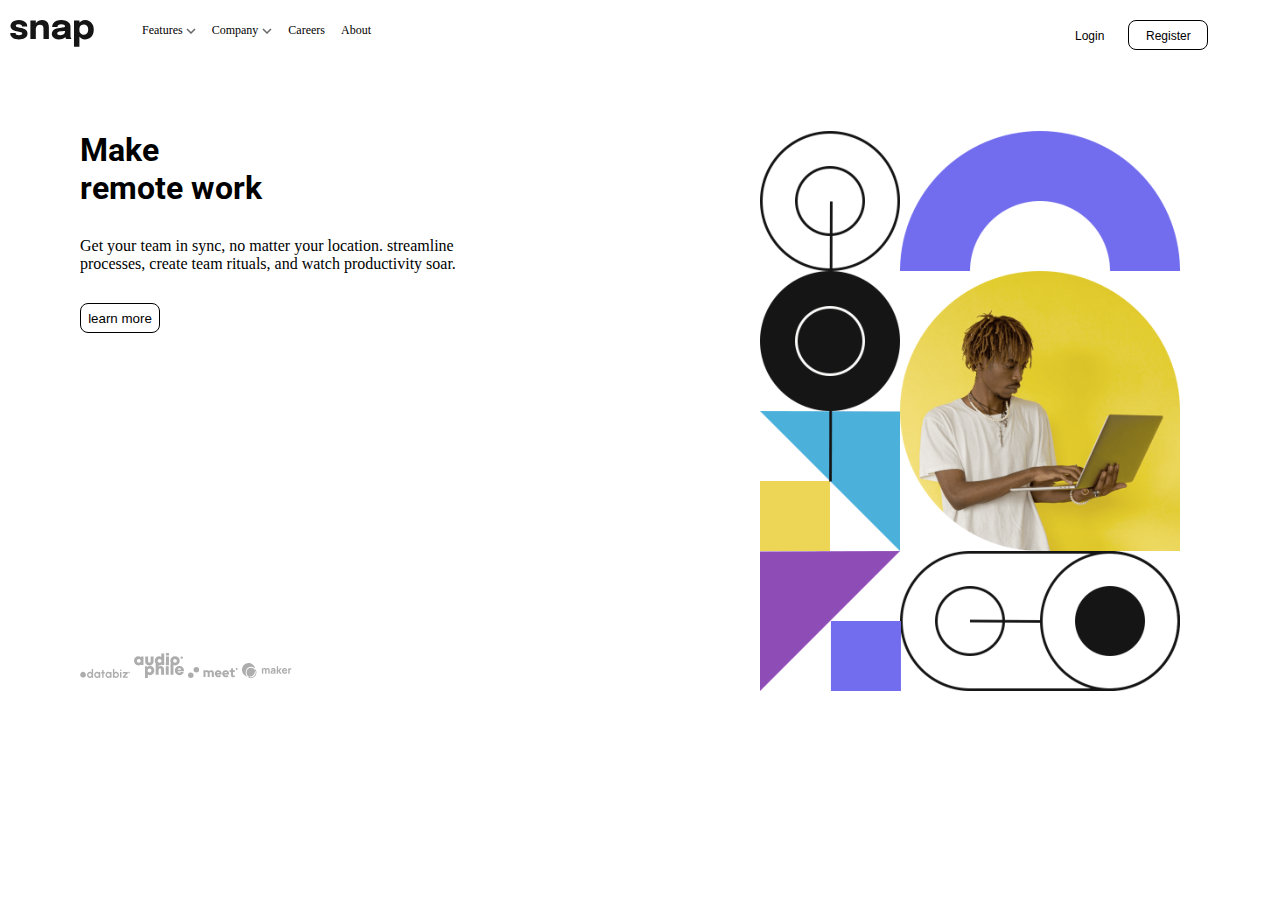
<file: index.html>
<!DOCTYPE html>
<html lang="en">
<head>
    <meta charset="UTF-8">
    <meta http-equiv="X-UA-Compatible" content="IE=edge">
    <meta name="viewport" content="width=device-width, initial-scale=1.0">
    <title>Intro Section</title>
    <link rel="stylesheet" href="./style.css">
    <link rel="icon" type="image/png" sizes="32x32" href="./images/favicon-32x32.png">
    <link rel="preconnect" href="https://fonts.googleapis.com">
<link rel="preconnect" href="https://fonts.gstatic.com" crossorigin>
<link href="https://fonts.googleapis.com/css2?family=Roboto&display=swap" rel="stylesheet">
</head>
<body>
   <div class="container" >
       <div class="navbar" >
           <div class="snap" >
               <img src="./images/logo.svg" alt="">
           </div>

        
                <div class="dropdown"> 
                   <p class="feature-downn" ><a class="feature-img1" href="#">Features 
                    </a> <img  class="arrow-up" src="./images/icon-arrow-down.svg" alt=""></p>
                    
                    <p class="feature-upp" ><a class="feature-img2" href="#">Features  </a>
                    <img class="arrow-down" src="./images/icon-arrow-up.svg" alt=""></p>

                
                        
                       <div class="dropdown-contentts">
                           <div>
                               <img src="./images/icon-todo.svg" alt="">
                               <a href="#">Todo List</a>
                           </div>
                           <div>
                            <img src="./images/icon-calendar.svg" alt="">
                            <a href="#">Calender</a>
                            </div>
                     
                            <div>
                            <img src="./images/icon-reminders.svg" alt="">
                            <a href="#">Reminders</a>
                            </div>
                     
                            <div>
                            <img src="./images/icon-planning.svg" alt="">
                            <a href="#">Planning</a>
                            </div>
                    
                       </div>
                </div>
                   

                <div class="dropdown">
                        <p class="company-downn" ><a class="feature" href="#">Company</a> 
                       <img  class="arrow-up" src="./images/icon-arrow-down.svg" alt=""> </p>

                       <p class="company-upp" ><a class="feature" href="#">Company</a> 
                        <img  class="arrow-up" src="./images/icon-arrow-up.svg" alt=""> </p>
                       
    
                       <div class="dropdown-conntent">
                           <div>
                              
                               <a href="#">History</a>
                           </div>
                           <div>
                            
                            <a href="#">Our Team</a>
                            </div>
                     
                            <div>
                            
                            <a href="#">Blog</a>
                            </div>
                    
                    
                       </div>
                </div>

               <div class="no-dropdown" >
                   <a  href="#">Careers</a>
               </div>

               <div class="no-dropdown" >
                   <a href="#">About</a>
               </div>
                       
               <div class="right-button">
                    <button class="log-btn" ><a href="#">Login</a></button>
                    <button class="reg-btn" ><a href="#">Register</a></button>
                </div>


                <img  class="icon-menu" src="./images/icon-menu.svg" alt="">
                
                
                <div class="mySideNav" >
                    
                    <div class="side-dropdown">
                        <img  class="sidenav-closeBtn" src="./images/icon-close-menu.svg" alt="">
                        <p class="side-feature-downn" ><a class="feature-img1" href="#">Features 
                        </a> <img  class="arrow-down" src="./images/icon-arrow-down.svg" alt=""></p>
                        
                        <p class="side-feature-upp" ><a class="feature-img2" href="#">Features  </a>
                        <img class="arrow-down" src="./images/icon-arrow-up.svg" alt=""></p>
    
                    
                            
                           <div class="side-dropdown-contentt">
                               <div>
                                   <img src="./images/icon-todo.svg" alt="">
                                   <a href="#">Todo List</a>
                               </div>
                               <div>
                                <img src="./images/icon-calendar.svg" alt="">
                                <a href="#">Calender</a>
                                </div>
                         
                                <div>
                                <img src="./images/icon-reminders.svg" alt="">
                                <a href="#">Reminders</a>
                                </div>
                         
                                <div>
                                <img src="./images/icon-planning.svg" alt="">
                                <a href="#">Planning</a>
                                </div>
                        
                           </div>
                    </div>

                    <div class="side-dropdown">
                        <p class="side-company-downn" ><a class="feature" href="#">Company</a> 
                            <img  class="arrow-up" src="./images/icon-arrow-down.svg" alt=""> </p>
     
                            <p class="side-company-upp" ><a class="feature" href="#">Company</a> 
                             <img  class="arrow-up" src="./images/icon-arrow-up.svg" alt=""> </p>
                           <div class="side-dropdown-contenttt">
                               <div>
                                  
                                   <a href="#">History</a>
                               </div>
                               <div>
                                
                                <a href="#">Our Team</a>
                                </div>
                         
                                <div>
                                
                                <a href="#">Blog</a>
                                </div>
                        
                        
                           </div>
                    </div>
                    
                    
                    <a class="side-careers" href="#">Careers</a>
                    <br>
                    <a class="side-about" href="#">About</a>
                    <br>
                    <button class="side-login-btn" >Login</button>
                    <br>
                    <button class="side-reg-btn" >Register</button>
                    
                </div>

    
        </div> 

        <div class="hero" >
            <div class="herosec" > 
                <div class="heroo" >
                    <h1 class="hero1" >Make <br/>
                    remote work </h1>
                
                     <p class="hero2" >Get your team in sync, no matter your location.
                     streamline processes, create team rituals, and 
                     watch productivity soar.
                    </p>
  
                    <button class="hero-btn" >learn more</button>
                    <div class="img-footer"  >
                        <img src="./images/client-databiz.svg" alt="" style="width: 50px; " >
                        <img src="./images/client-audiophile.svg" alt="" style="width: 50px;" >
                        <img src="./images/client-meet.svg" alt="" style="width: 50px;" >
                        <img src="./images/client-maker.svg" alt="" style="width: 50px;" >
                    </div>

                </div> 

                <div>
                    <img  class="hero-img" src="./images/image-hero-desktop.png" alt="">
                </div>

                
              
            </div>

            
            
        </div>

        <div class="mySidehero" >
            <div class="mySideherosec" > 
                <div class="mySideheroo" >
                    <div>
                        <img  class="mySide-hero-img" src="./images/image-hero-desktop.png" alt="">
                    </div>
                    <h1 class="mySidehero1" >Make remote work </h1>
                
                     <p class="mySidehero2" >Get your team in sync, no matter your location.
                     streamline processes, create team rituals, and 
                     watch productivity soar.
                    </p>
  
                    <button class="myside-hero-btn" >learn more</button>
                    <div class="mySide-img-footer"  >
                        <img src="./images/client-databiz.svg" alt="" style="width: 50px; " >
                        <img src="./images/client-audiophile.svg" alt="" style="width: 50px;" >
                        <img src="./images/client-meet.svg" alt="" style="width: 50px;" >
                        <img src="./images/client-maker.svg" alt="" style="width: 50px;" >
                    </div>

                </div> 

               

                
              
            </div>

            
            
        </div>
      
              

    </div> 

<script src="./index.js"></script> 
</body>
</html>
</file>
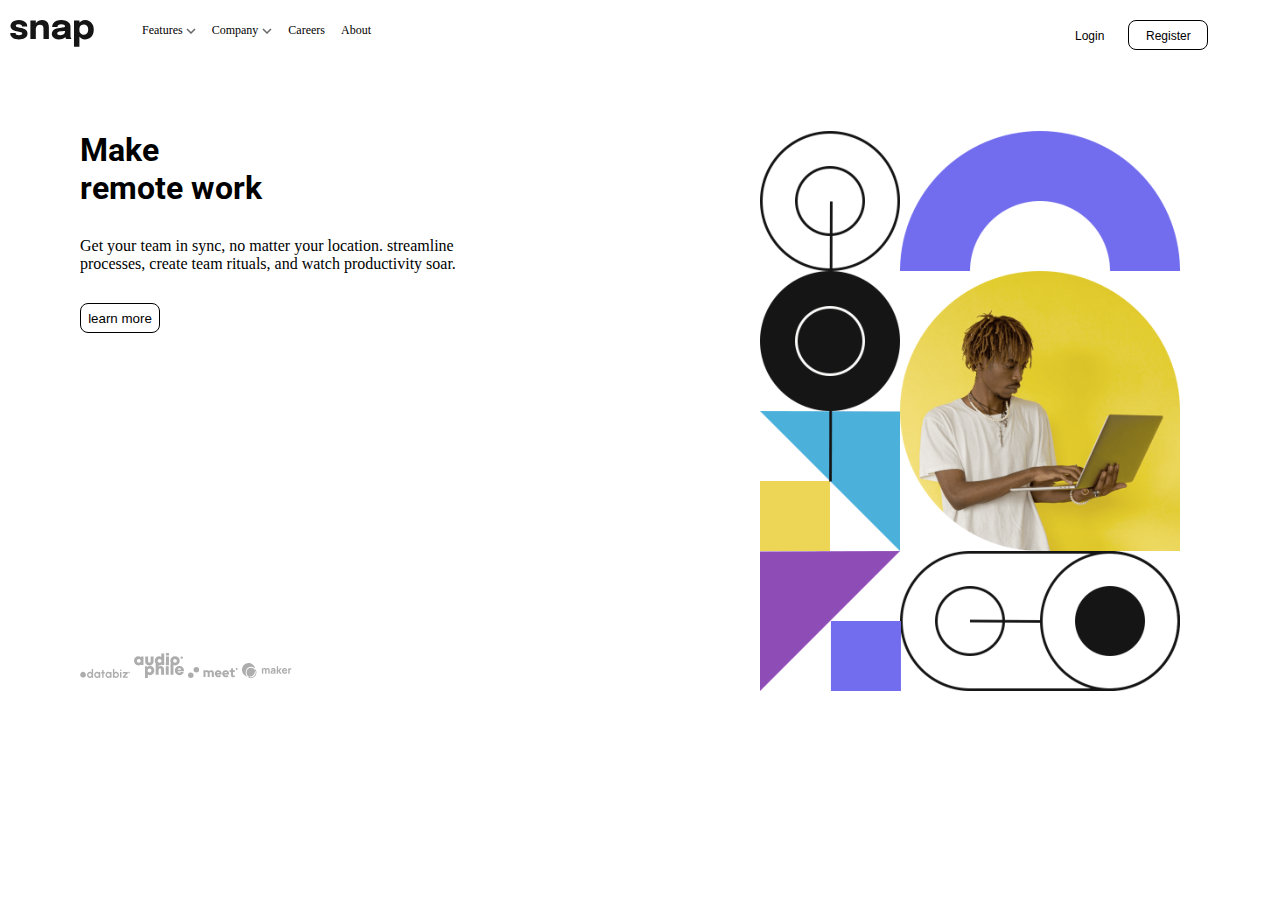
<file: indexx.html>
<!DOCTYPE html>
<html lang="en">
<head>
    <meta charset="UTF-8">
    <meta http-equiv="X-UA-Compatible" content="IE=edge">
    <meta name="viewport" content="width=device-width, initial-scale=1.0">
    <title>Intro Section</title>
    <link rel="stylesheet" href="./style.css">
    <link rel="icon" type="image/png" sizes="32x32" href="./images/favicon-32x32.png">
    <link rel="preconnect" href="https://fonts.googleapis.com">
<link rel="preconnect" href="https://fonts.gstatic.com" crossorigin>
<link href="https://fonts.googleapis.com/css2?family=Roboto&display=swap" rel="stylesheet">
</head>
<body>
   <div class="container" >
       <div class="navbar" >
           <div class="snap" >
               <img src="./images/logo.svg" alt="">
           </div>

        
                <div class="dropdown"> 
                   <p class="feature-downn" ><a class="feature-img1" href="#">Features 
                    </a> <img  class="arrow-up" src="./images/icon-arrow-down.svg" alt=""></p>
                    
                    <p class="feature-upp" ><a class="feature-img2" href="#">Features  </a>
                    <img class="arrow-down" src="./images/icon-arrow-up.svg" alt=""></p>

                
                        
                       <div class="dropdown-contentts">
                           <div>
                               <img src="./images/icon-todo.svg" alt="">
                               <a href="#">Todo List</a>
                           </div>
                           <div>
                            <img src="./images/icon-calendar.svg" alt="">
                            <a href="#">Calender</a>
                            </div>
                     
                            <div>
                            <img src="./images/icon-reminders.svg" alt="">
                            <a href="#">Reminders</a>
                            </div>
                     
                            <div>
                            <img src="./images/icon-planning.svg" alt="">
                            <a href="#">Planning</a>
                            </div>
                    
                       </div>
                </div>
                   

                <div class="dropdown">
                        <p class="company-downn" ><a class="feature" href="#">Company</a> 
                       <img  class="arrow-up" src="./images/icon-arrow-down.svg" alt=""> </p>

                       <p class="company-upp" ><a class="feature" href="#">Company</a> 
                        <img  class="arrow-up" src="./images/icon-arrow-up.svg" alt=""> </p>
                       
    
                       <div class="dropdown-conntent">
                           <div>
                              
                               <a href="#">History</a>
                           </div>
                           <div>
                            
                            <a href="#">Our Team</a>
                            </div>
                     
                            <div>
                            
                            <a href="#">Blog</a>
                            </div>
                    
                    
                       </div>
                </div>

               <div class="no-dropdown" >
                   <a  href="#">Careers</a>
               </div>

               <div class="no-dropdown" >
                   <a href="#">About</a>
               </div>
                       
               <div class="right-button">
                    <button class="log-btn" ><a href="#">Login</a></button>
                    <button class="reg-btn" ><a href="#">Register</a></button>
                </div>


                <img  class="icon-menu" src="./images/icon-menu.svg" alt="">
                
                
                <div class="mySideNav" >
                    
                    <div class="side-dropdown">
                        <img  class="sidenav-closeBtn" src="./images/icon-close-menu.svg" alt="">
                        <p class="side-feature-downn" ><a class="feature-img1" href="#">Features 
                        </a> <img  class="arrow-down" src="./images/icon-arrow-down.svg" alt=""></p>
                        
                        <p class="side-feature-upp" ><a class="feature-img2" href="#">Features  </a>
                        <img class="arrow-down" src="./images/icon-arrow-up.svg" alt=""></p>
    
                    
                            
                           <div class="side-dropdown-contentt">
                               <div>
                                   <img src="./images/icon-todo.svg" alt="">
                                   <a href="#">Todo List</a>
                               </div>
                               <div>
                                <img src="./images/icon-calendar.svg" alt="">
                                <a href="#">Calender</a>
                                </div>
                         
                                <div>
                                <img src="./images/icon-reminders.svg" alt="">
                                <a href="#">Reminders</a>
                                </div>
                         
                                <div>
                                <img src="./images/icon-planning.svg" alt="">
                                <a href="#">Planning</a>
                                </div>
                        
                           </div>
                    </div>

                    <div class="side-dropdown">
                        <p class="side-company-downn" ><a class="feature" href="#">Company</a> 
                            <img  class="arrow-up" src="./images/icon-arrow-down.svg" alt=""> </p>
     
                            <p class="side-company-upp" ><a class="feature" href="#">Company</a> 
                             <img  class="arrow-up" src="./images/icon-arrow-up.svg" alt=""> </p>
                           <div class="side-dropdown-contenttt">
                               <div>
                                  
                                   <a href="#">History</a>
                               </div>
                               <div>
                                
                                <a href="#">Our Team</a>
                                </div>
                         
                                <div>
                                
                                <a href="#">Blog</a>
                                </div>
                        
                        
                           </div>
                    </div>
                    
                    
                    <a class="side-careers" href="#">Careers</a>
                    <br>
                    <a class="side-about" href="#">About</a>
                    <br>
                    <button class="side-login-btn" >Login</button>
                    <br>
                    <button class="side-reg-btn" >Register</button>
                    
                </div>

    
        </div> 

        <div class="hero" >
            <div class="herosec" > 
                <div class="heroo" >
                    <h1 class="hero1" >Make <br/>
                    remote work </h1>
                
                     <p class="hero2" >Get your team in sync, no matter your location.
                     streamline processes, create team rituals, and 
                     watch productivity soar.
                    </p>
  
                    <button class="hero-btn" >learn more</button>
                    <div class="img-footer"  >
                        <img src="./images/client-databiz.svg" alt="" style="width: 50px; " >
                        <img src="./images/client-audiophile.svg" alt="" style="width: 50px;" >
                        <img src="./images/client-meet.svg" alt="" style="width: 50px;" >
                        <img src="./images/client-maker.svg" alt="" style="width: 50px;" >
                    </div>

                </div> 

                <div>
                    <img  class="hero-img" src="./images/image-hero-desktop.png" alt="">
                </div>

                
              
            </div>

            
            
        </div>

        <div class="mySidehero" >
            <div class="mySideherosec" > 
                <div class="mySideheroo" >
                    <div>
                        <img  class="mySide-hero-img" src="./images/image-hero-desktop.png" alt="">
                    </div>
                    <h1 class="mySidehero1" >Make remote work </h1>
                
                     <p class="mySidehero2" >Get your team in sync, no matter your location.
                     streamline processes, create team rituals, and 
                     watch productivity soar.
                    </p>
  
                    <button class="myside-hero-btn" >learn more</button>
                    <div class="mySide-img-footer"  >
                        <img src="./images/client-databiz.svg" alt="" style="width: 50px; " >
                        <img src="./images/client-audiophile.svg" alt="" style="width: 50px;" >
                        <img src="./images/client-meet.svg" alt="" style="width: 50px;" >
                        <img src="./images/client-maker.svg" alt="" style="width: 50px;" >
                    </div>

                </div> 

               

                
              
            </div>

            
            
        </div>
      
              

    </div> 

<script src="./indexx.js"></script> 
</body>
</html>
</file>
<file: style.css>
*{
    padding: 0;
    margin: 0;
    box-sizing: border-box;
}
.navbar{
    display: flex;
}
.navbar .snap {
    margin-right:3em;
    
}
.navbar .dropdown{
margin-right: 1em;
}
/* .navbar .dropdown:hover .dropdown-content .arrow-down {
    display: block;
    }
    .navbar .dropdown:hover .arrow-up {
    display:block;
    } */
.navbar .dropdown{
    position: relative;
    display: inline-block;
    font-weight: 300;
}

.log-btn:active{
    box-shadow: 2px 2px 5px #343332;
}
.reg-btn:active{
    box-shadow: 2px 2px 5px #343332;
}

.container .navbar .dropdown .company-upp{
    display: none;
}


.container .navbar .dropdown .feature-upp{
    display: none;
}

.navbar .dropdown-contentts {
    display: none;
    position: absolute;
    background-color: #f9f9f9;
    min-width: 110px;
    box-shadow: 0px 8px 16px 0px rgba(0,0,0,0.2);
    padding: 12px 16px;
    z-index: 1;
    font-weight: 300;

    
  }

  .navbar .dropdown-conntent{
    display: none;
    position: absolute;
    background-color: #f9f9f9;
    min-width: 110px;
    box-shadow: 0px 8px 16px 0px rgba(0,0,0,0.2);
    padding: 12px 16px;
    z-index: 1;
    font-weight: 300;

    
  }
 /* .navbar .dropdown:hover .dropdown-content {
    display: block;
  } */

.navbar a{
    text-decoration: none;
    font-size:12px;
    color:black;
    font-weight:500;
}
.navbar .no-dropdown{
    margin-right: 1em;
    
    }
.navbar .right-button{
    margin-left: 28em;
    font-weight: 300;

}
.navbar{
    margin-top: 20px;
    margin-left: 10px;
}


.navbar .right-button .log-btn{
border: none;
background-color: white;
margin-left: 240px;

}
.navbar .right-button .reg-btn{
    width: 80px;
    height: 30px;
    border-radius: 8px;
    border: 1px solid black;
    background-color: white;
    margin-left: 20px;
    
}

.herosec{
    display: flex;
    margin: 80px;
}
.herosec .heroo .hero1{
    font-family: -apple-system, BlinkMacSystemFont, 'Segoe UI', Roboto, Oxygen, Ubuntu, Cantarell, 'Open Sans', 'Helvetica Neue', sans-serif;
    font-weight: 700;
}

.hero-img{
    width: 420px;
    margin-left: 280px;
}

.herosec .heroo{
    width: 400px;
}
.herosec .heroo .hero2{
    margin-top: 30px;
    font-weight: lighter;
}

.herosec .heroo .hero-btn{
    margin-top: 30px;
    width: 80px;
    height: 30px;
    border-radius: 8px;
    border: 1px solid black;
    background-color: white;
}
.hero-btn:active{
    box-shadow: 2px 2px 5px #343332;
  
}

.img-footer{
   margin-top: 20em;
}
.mySideNav{
    display: none;
}
.navbar .icon-menu{
    display: none;
}
.container .mySidehero{
    display: none;
}

@media screen  and (max-width: 480px){
 .container .navbar .mySideNav{
cursor: pointer;
 }

   .navbar .icon-menu{
       display: block;
       
       
       margin-left: 12em;
   }
   .navbar .dropdown {
       display: none;
   }
   .navbar .no-dropdown{
       display: none;
   }
   .navbar .right-button{
       display: none;
   }
   .navbar .right-button .sidenav-closeBtn{
    position: absolute;
    margin-left: 50px;
}
.mySideNav{
    display: none;
     height: 100%;
     width: 0;
     position: fixed;
     line-height: 35px;
     border: 1px solid #ffff;
     width: 130px;
     background-color: #ffff;
     transition: 1s;
     
     box-shadow: -139px -118px 14px 191px rgba(0,0,0,0.75);
-webkit-box-shadow: -139px -118px 14px 191px rgba(0,0,0,0.75);
-moz-box-shadow: -139px -118px 14px 191px rgba(0,0,0,0.75);
     

}

.side-feature-upp{
    display: none;
}

.mySideNav .side-dropdown .side-company-upp{
    display: none;
}

.container .mySideNav{
    cursor: pointer;
}

.mySideNav .icon-menu{

    margin-left: 20em;

}


.mySideNav .icon-menu:hover{
cursor: pointer;
}

.mySideNav .dropdown{
    position: relative;
    display: inline-block;
    font-weight: 300;
}
.mySideNav .dropdown .arrow-up{
    display: none;
}


.mySideNav .side-dropdown .side-dropdown-contentt {
   
display: none;
padding-left: 32px;
line-height: 25px;
    }
 .mySideNav .side-dropdown .side-dropdown-contenttt {
   
        display: none;


            }
.side-login-btn{
    border: none;
    background-color: white;
    margin-left: 50px;
}
.side-reg-btn{
    border-radius: 8px;
    border: 1px solid black;
    background-color: white;
    width: 120px;
    height: 25px;
}
.container .hero{
    display: none;
}
.container .mySidehero{
    display: block;
    width: 90%;
    margin-top: 20px;
    margin-left: 10px;
}
.container .mySide-hero-img{
    width: 90%;
    margin-left: 10px;
}

.mySidehero1{
font-family: 'Segoe UI', Tahoma, Geneva, Verdana, sans-serif;
text-align: center;
padding-top: 35px;
}
.mySidehero2{
text-align: center;
padding: 20px;
}
.myside-hero-btn{
    border-radius: 8px;
    border: 1px solid black;
    background-color: black; 
    color: #ffff;
    margin-left: 140px;
    width: 100px;
    height: 30px;
}
.mySidehero .mySideherosec .mySideheroo .mySide-img-footer{
display: flex;
gap: 35px;
margin: 20px;

}

.side-login-btn:active{
    box-shadow: 2px 2px 5px #645f5c;

}
.side-reg-btn:active{
    box-shadow: 2px 2px 5px #343332;
}
.side-about:active{
    box-shadow: 2px 2px 5px #343332;
}
.side-careers:active{
    box-shadow: 2px 2px 5px #343332;
}
.myside-hero-btn:active{
    box-shadow: 2px 2px 5px #e2b281;
}


}
</file>
